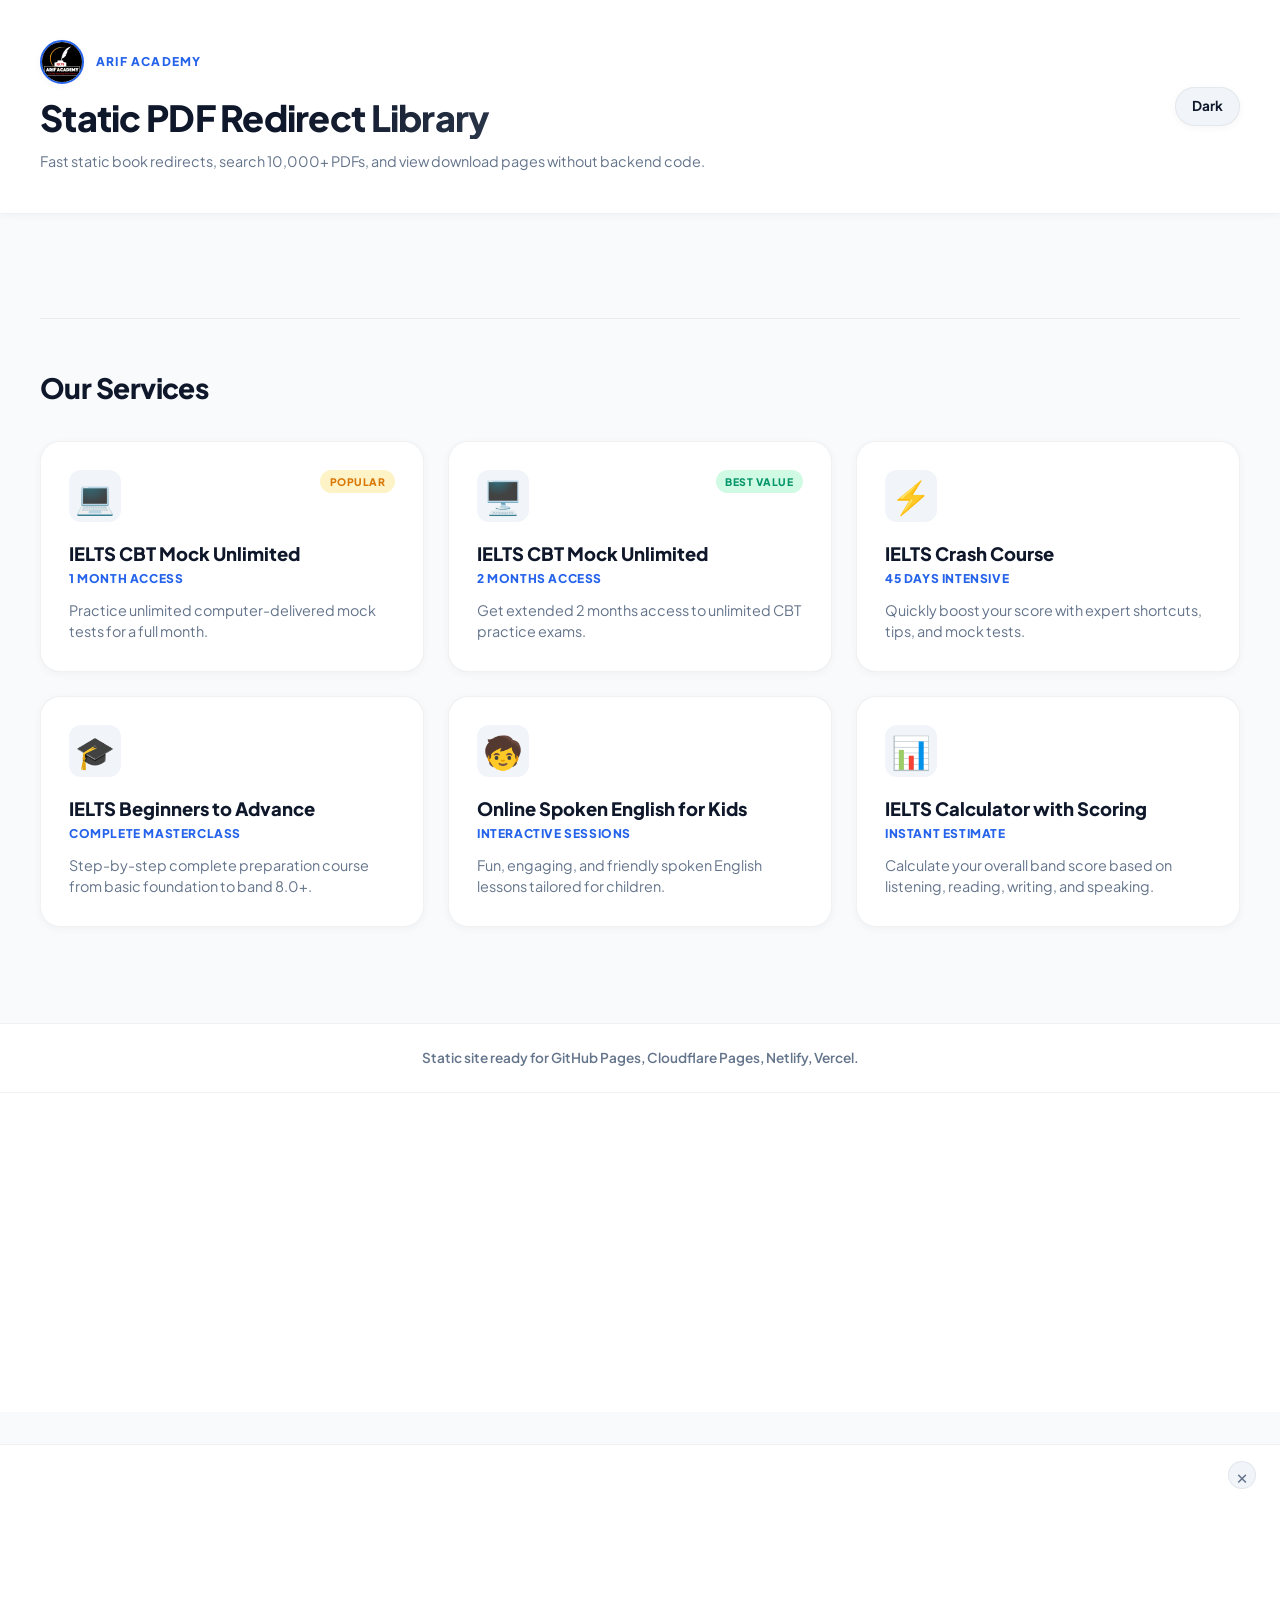
<file: index.html>
<!DOCTYPE html>
<html lang="en">
<head>
  <meta charset="UTF-8" />
  <meta name="viewport" content="width=device-width, initial-scale=1.0" />
  <title>Book Library • Arif Academy</title>
  <meta name="description" content="Browse 10,000+ books and redirects from a fast static library. Search and open the PDF redirect pages instantly." />
  <link rel="canonical" href="https://arifacademy.com/book/" />
  <meta property="og:title" content="Book Library • Arif Academy" />
  <meta property="og:description" content="Browse 10,000+ books and redirects from a fast static library. Search and open the PDF redirect pages instantly." />
  <meta property="og:type" content="website" />
  <meta property="og:url" content="https://arifacademy.com/book/" />
  <meta property="og:image" content="assets/images/og-preview.svg" />
  <meta name="twitter:card" content="summary_large_image" />
  <meta name="twitter:title" content="Book Library • Arif Academy" />
  <meta name="twitter:description" content="Browse 10,000+ books and redirects from a fast static library. Search and open the PDF redirect pages instantly." />
  <meta name="theme-color" content="#0f172a" />
  <link rel="manifest" href="manifest.webmanifest" />
  <link rel="stylesheet" href="assets/css/styles.css" />
</head>
<body class="page-shell" data-theme="light">
  <div class="page-shell__layout">
    <header class="hero-panel">
      <div>
        <div class="hero-panel__info">
          <div style="display: flex; align-items: center; gap: 0.75rem; margin-bottom: 0.5rem;">
            <img src="assets/logo.jpg" alt="Arif Academy Logo" style="width: 44px; height: 44px; border-radius: 50%; object-fit: cover; border: 2px solid var(--accent); box-shadow: var(--shadow-sm);" />
            <p class="eyebrow" style="margin: 0;">Arif Academy</p>
          </div>
          <h1>Static PDF Redirect Library</h1>
          <p class="hero-copy">Fast static book redirects, search 10,000+ PDFs, and view download pages without backend code.</p>
        </div>
        <button class="theme-toggle" id="themeToggle" aria-label="Toggle dark mode">Dark</button>
      </div>
    </header>


    <main class="container">
      <section class="cards-grid" id="booksGrid" aria-live="polite"></section>

      <!-- Our Services Section -->
      <section class="services-section">
        <h2 class="services-title">Our Services</h2>
        <div class="services-grid">
          <div class="service-card">
            <div class="service-icon">💻</div>
            <div class="service-content">
              <h3>IELTS CBT Mock Unlimited</h3>
              <p class="service-tag">1 Month Access</p>
              <p class="service-desc">Practice unlimited computer-delivered mock tests for a full month.</p>
            </div>
            <span class="service-badge">Popular</span>
          </div>

          <div class="service-card">
            <div class="service-icon">🖥️</div>
            <div class="service-content">
              <h3>IELTS CBT Mock Unlimited</h3>
              <p class="service-tag">2 Months Access</p>
              <p class="service-desc">Get extended 2 months access to unlimited CBT practice exams.</p>
            </div>
            <span class="service-badge success">Best Value</span>
          </div>

          <div class="service-card">
            <div class="service-icon">⚡</div>
            <div class="service-content">
              <h3>IELTS Crash Course</h3>
              <p class="service-tag">45 Days Intensive</p>
              <p class="service-desc">Quickly boost your score with expert shortcuts, tips, and mock tests.</p>
            </div>
          </div>

          <div class="service-card">
            <div class="service-icon">🎓</div>
            <div class="service-content">
              <h3>IELTS Beginners to Advance</h3>
              <p class="service-tag">Complete Masterclass</p>
              <p class="service-desc">Step-by-step complete preparation course from basic foundation to band 8.0+.</p>
            </div>
          </div>

          <div class="service-card">
            <div class="service-icon">🧒</div>
            <div class="service-content">
              <h3>Online Spoken English for Kids</h3>
              <p class="service-tag">Interactive Sessions</p>
              <p class="service-desc">Fun, engaging, and friendly spoken English lessons tailored for children.</p>
            </div>
          </div>

          <div class="service-card">
            <div class="service-icon">📊</div>
            <div class="service-content">
              <h3>IELTS Calculator with Scoring</h3>
              <p class="service-tag">Instant Estimate</p>
              <p class="service-desc">Calculate your overall band score based on listening, reading, writing, and speaking.</p>
            </div>
          </div>
        </div>
      </section>
    </main>
  </div>

  
  <footer class="site-footer">
    <p>Static site ready for GitHub Pages, Cloudflare Pages, Netlify, Vercel.</p>
  </footer>

  <div class="footer-bottom-ad">
    <script>
      atOptions = {
        'key' : '6a5e0070b9078b481fecca8c6f34f9bd',
        'format' : 'iframe',
        'height' : 300,
        'width' : 160,
        'params' : {}
      };
    </script>
    <script src="https://www.highperformanceformat.com/6a5e0070b9078b481fecca8c6f34f9bd/invoke.js"></script>
  </div>

  <div class="ads-wrapper">
    <button class="ads-close-btn" id="closeAdsBtn" aria-label="Close advertisements">&times;</button>
    <div class="ad-slot-600">
      <script>
        atOptions = {
          'key' : '5ec13601c1f42f3d768fe4d2de53aab6',
          'format' : 'iframe',
          'height' : 600,
          'width' : 160,
          'params' : {}
        };
      </script>
      <script src="https://www.highperformanceformat.com/5ec13601c1f42f3d768fe4d2de53aab6/invoke.js"></script>
    </div>
  </div>

  <script type="module" src="assets/js/index.js"></script>
</body>
</html>
</file>
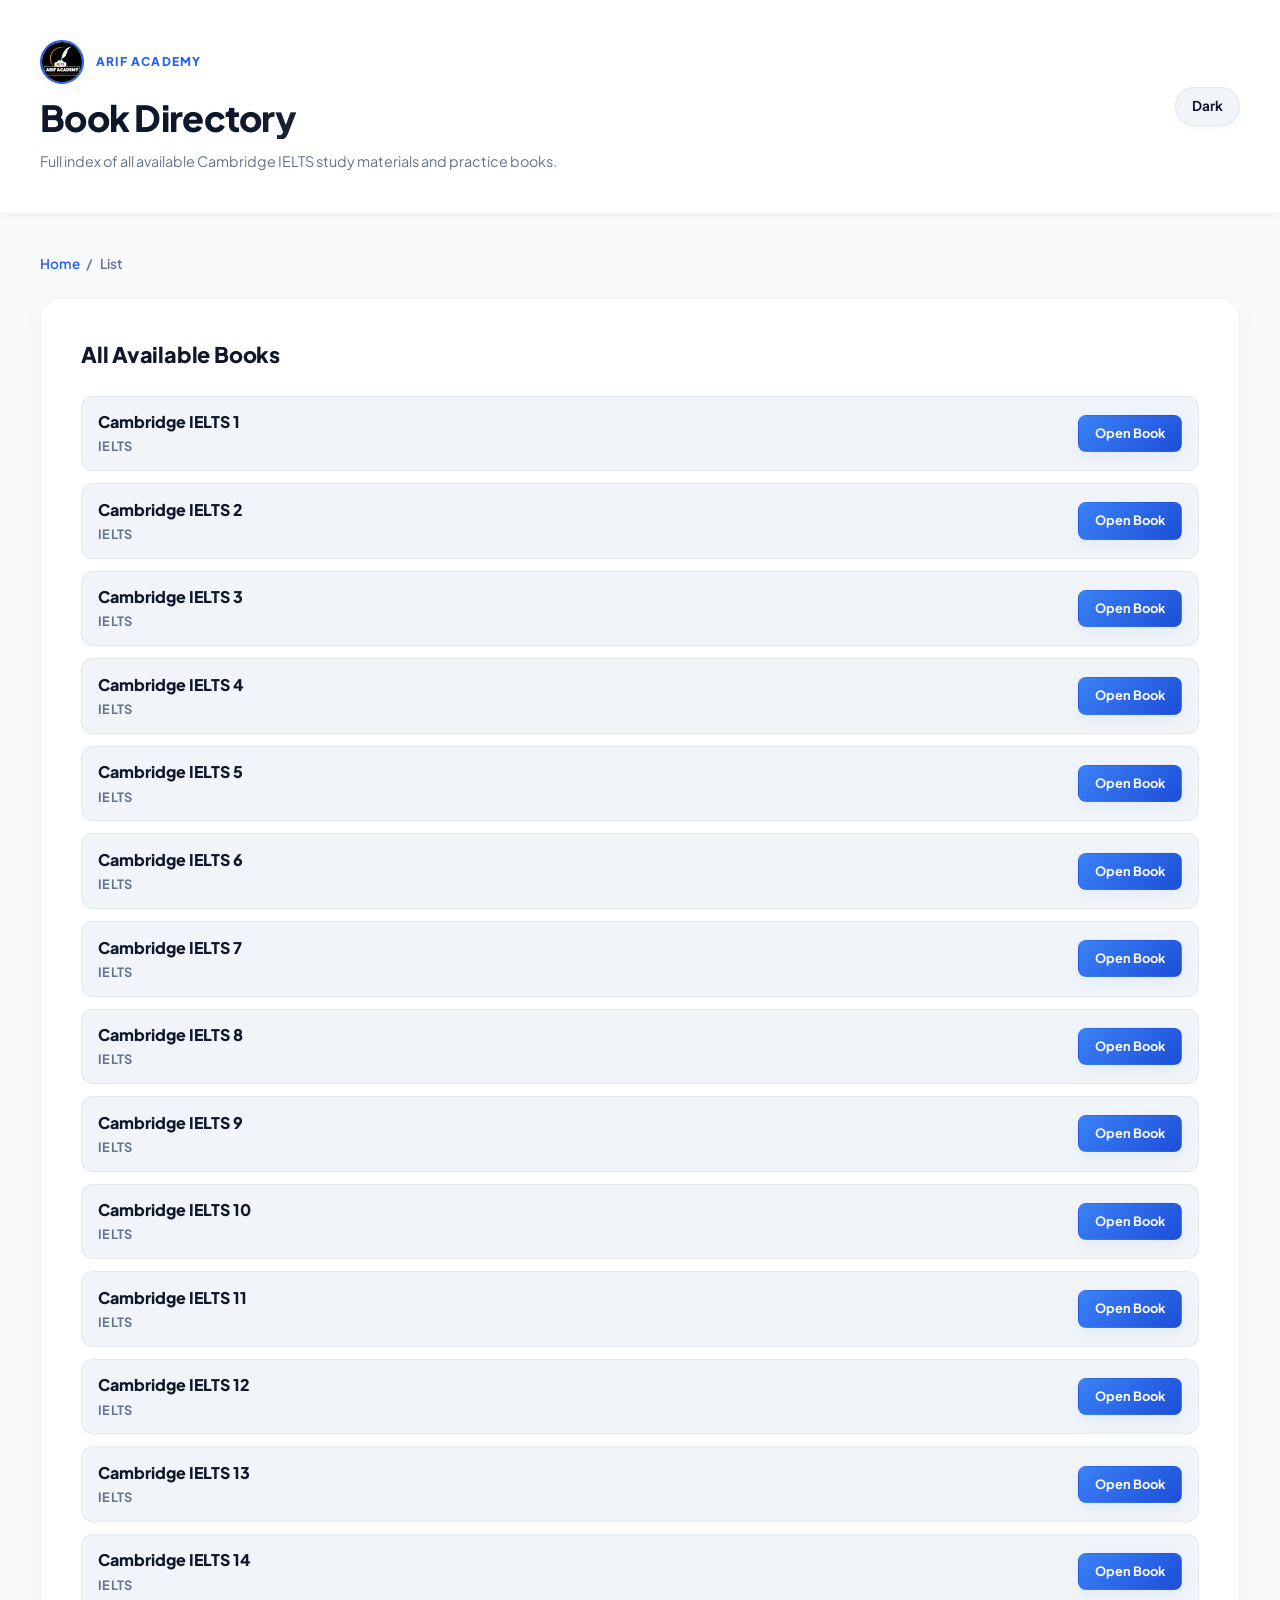
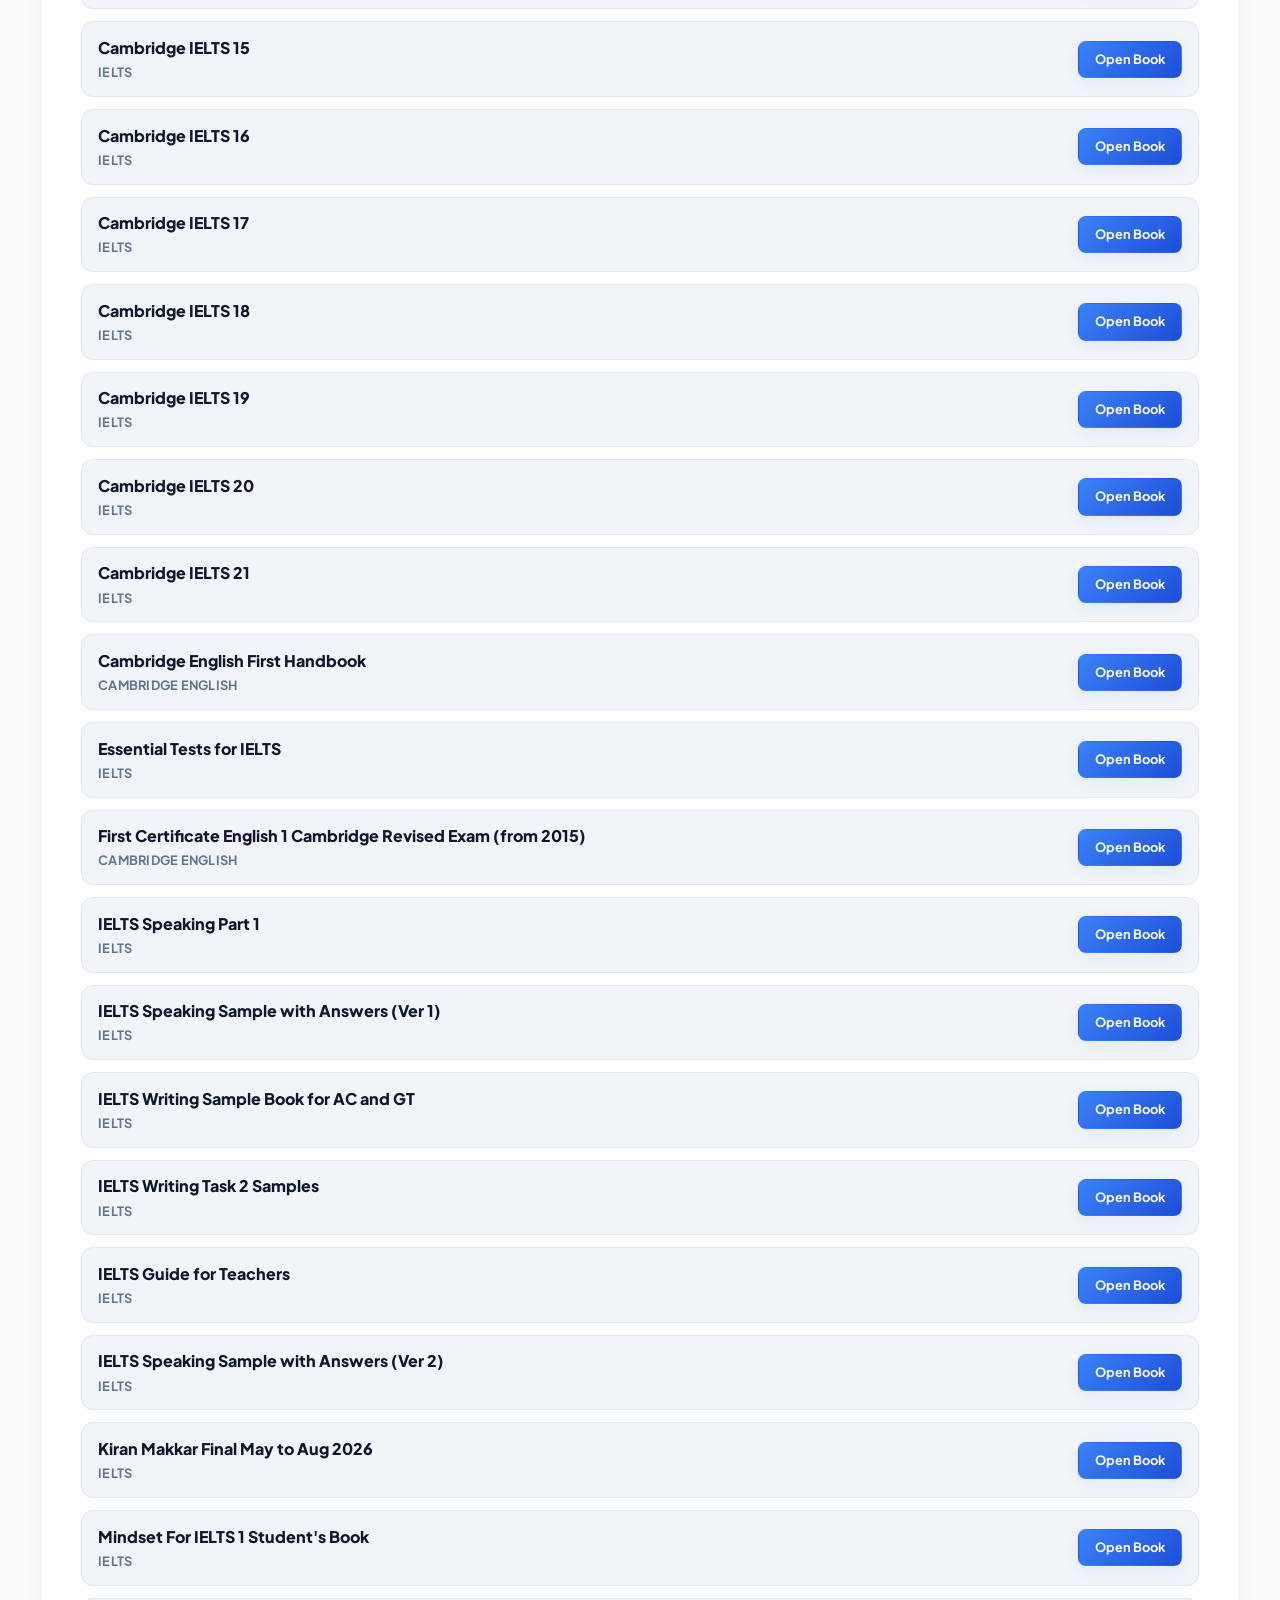
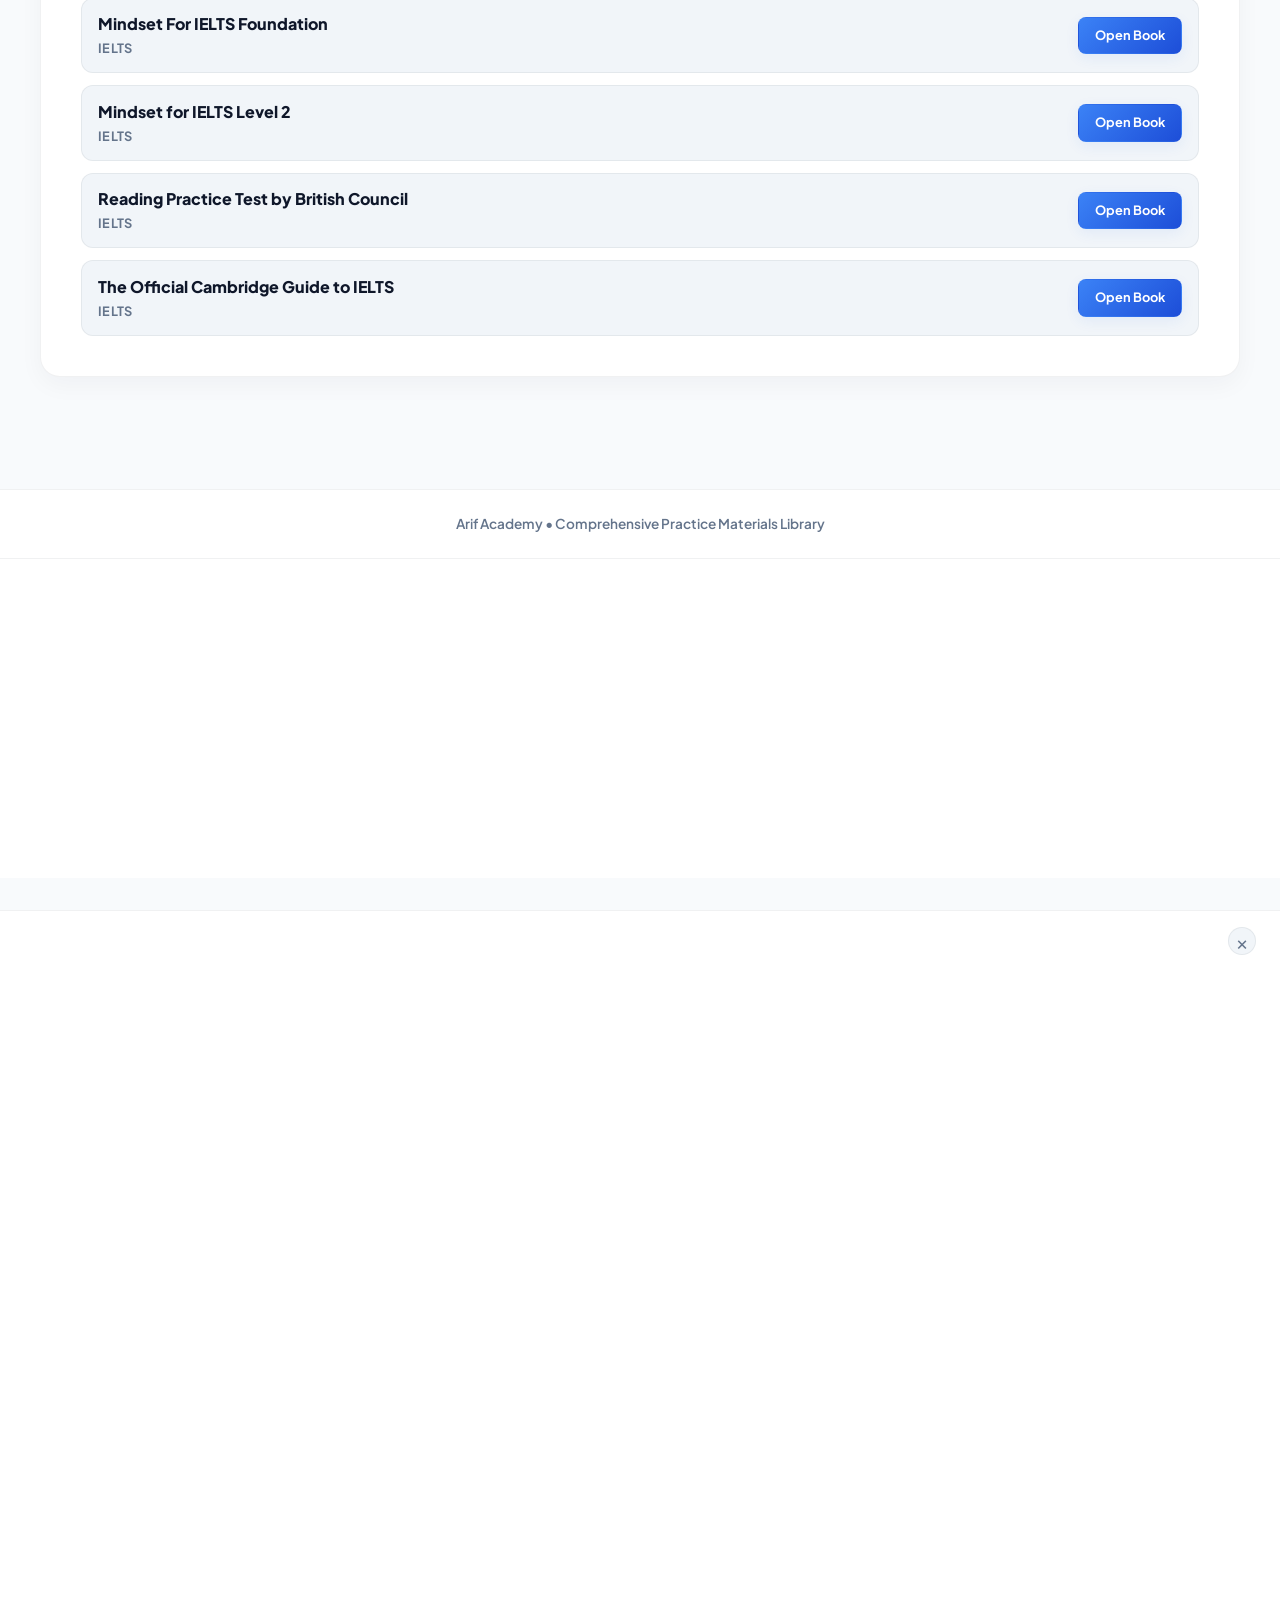
<file: list/index.html>
<!DOCTYPE html>
<html lang="en">
<head>
  <meta charset="UTF-8" />
  <meta name="viewport" content="width=device-width, initial-scale=1.0" />
  <title>All Books List • Arif Academy</title>
  <meta name="description" content="View the complete list of available books in the Arif Academy library." />
  <link rel="stylesheet" href="../assets/css/styles.css" />
</head>
<body class="page-shell" data-theme="light">
  <div class="page-shell__layout">
    <header class="hero-panel hero-panel--small">
      <div>
        <div class="hero-panel__info">
          <div style="display: flex; align-items: center; gap: 0.75rem; margin-bottom: 0.5rem;">
            <img src="../assets/logo.jpg" alt="Arif Academy Logo" style="width: 44px; height: 44px; border-radius: 50%; object-fit: cover; border: 2px solid var(--accent); box-shadow: var(--shadow-sm);" />
            <p class="eyebrow" style="margin: 0;">Arif Academy</p>
          </div>
          <h1>Book Directory</h1>
          <p class="hero-copy">Full index of all available Cambridge IELTS study materials and practice books.</p>
        </div>
        <button class="theme-toggle" id="themeToggle" aria-label="Toggle dark mode">Dark</button>
      </div>
    </header>


    <main class="container">
      <nav class="breadcrumb" aria-label="Breadcrumb">
        <a href="../Index.html">Home</a>
        <span aria-hidden="true">/</span>
        <span>List</span>
      </nav>

      <section class="book-card" style="box-shadow: var(--shadow-md);">
        <h2 style="font-size: 1.35rem; font-weight: 800; margin-bottom: 1.5rem; letter-spacing: -0.01em;">All Available Books</h2>
        <ul id="bookListContainer" style="list-style: none; display: flex; flex-direction: column; gap: 0.75rem;">
          <!-- List elements will be populated dynamically -->
        </ul>
      </section>
    </main>
  </div>


  <footer class="site-footer">
    <p>Arif Academy • Comprehensive Practice Materials Library</p>
  </footer>

  <div class="footer-bottom-ad">
    <script>
      atOptions = {
        'key' : '6a5e0070b9078b481fecca8c6f34f9bd',
        'format' : 'iframe',
        'height' : 300,
        'width' : 160,
        'params' : {}
      };
    </script>
    <script src="https://www.highperformanceformat.com/6a5e0070b9078b481fecca8c6f34f9bd/invoke.js"></script>
  </div>

  <div class="ads-wrapper">
    <button class="ads-close-btn" id="closeAdsBtn" aria-label="Close advertisements">&times;</button>
    <div class="ad-slot-600">
      <script>
        atOptions = {
          'key' : '5ec13601c1f42f3d768fe4d2de53aab6',
          'format' : 'iframe',
          'height' : 600,
          'width' : 160,
          'params' : {}
        };
      </script>
      <script src="https://www.highperformanceformat.com/5ec13601c1f42f3d768fe4d2de53aab6/invoke.js"></script>
    </div>
  </div>

  <script type="module">
    import { registerServiceWorker } from '../assets/js/pwa.js';

    const listContainer = document.getElementById('bookListContainer');
    const themeToggle = document.getElementById('themeToggle');
    let activeTheme = localStorage.getItem('theme') || 'light';
    let showAds = localStorage.getItem('show-ads') !== 'false';

    function setTheme(theme) {
      document.body.dataset.theme = theme;
      themeToggle.textContent = theme === 'dark' ? 'Light' : 'Dark';
      localStorage.setItem('theme', theme);
    }

    function setAdsState(state) {
      showAds = state;
      localStorage.setItem('show-ads', showAds ? 'true' : 'false');
      applyAdSettings();
    }

    function applyAdSettings() {
      const adElements = document.querySelectorAll('.ads-wrapper, .book-sidebar-banner');
      adElements.forEach(el => {
        el.style.display = showAds ? '' : 'none';
      });
      const pageLayout = document.querySelector('.book-page-layout');
      if (pageLayout) {
        if (showAds) {
          pageLayout.classList.remove('no-ads-layout');
        } else {
          pageLayout.classList.add('no-ads-layout');
        }
      }
    }

    setTheme(activeTheme);
    themeToggle.addEventListener('click', () => {
      activeTheme = activeTheme === 'dark' ? 'light' : 'dark';
      setTheme(activeTheme);
    });

    setAdsState(showAds);

    const closeAdsBtn = document.getElementById('closeAdsBtn');
    if (closeAdsBtn) {
      closeAdsBtn.addEventListener('click', () => {
        setAdsState(false);
      });
    }

    window.addEventListener('storage', (event) => {
      if (event.key === 'show-ads') {
        const newState = localStorage.getItem('show-ads') !== 'false';
        setAdsState(newState);
      }
    });

    async function loadList() {
      try {
        const response = await fetch('../data/book.json');
        if (!response.ok) throw new Error('Books data not found');
        const books = await response.json();
        
        listContainer.innerHTML = Object.entries(books).map(([key, book]) => `
          <li style="border: 1px solid var(--border); padding: 0.85rem 1rem; border-radius: 12px; background: var(--surface-strong); display: flex; justify-content: space-between; align-items: center; transition: var(--transition);">
            <div style="display: flex; flex-direction: column; gap: 0.2rem; text-align: left;">
              <span style="font-weight: 800; font-size: 1rem; color: var(--text);">${book.title}</span>
              <span style="font-size: 0.8rem; color: var(--text-muted); font-weight: 700; text-transform: uppercase; letter-spacing: 0.02em;">${book.category || 'IELTS'}</span>
            </div>
            <a href="../cambridge-ielts/?book=${encodeURIComponent(key)}" class="button button-primary" style="padding: 0.5rem 1rem; font-size: 0.8rem; border-radius: 8px; font-weight: 700;">Open Book</a>
          </li>
        `).join('');
      } catch (error) {
        console.error(error);
        listContainer.innerHTML = '<li style="color: var(--text-muted);">Failed to load book directory.</li>';
      }
    }

    loadList();
    registerServiceWorker();
  </script>
</body>
</html>
</file>
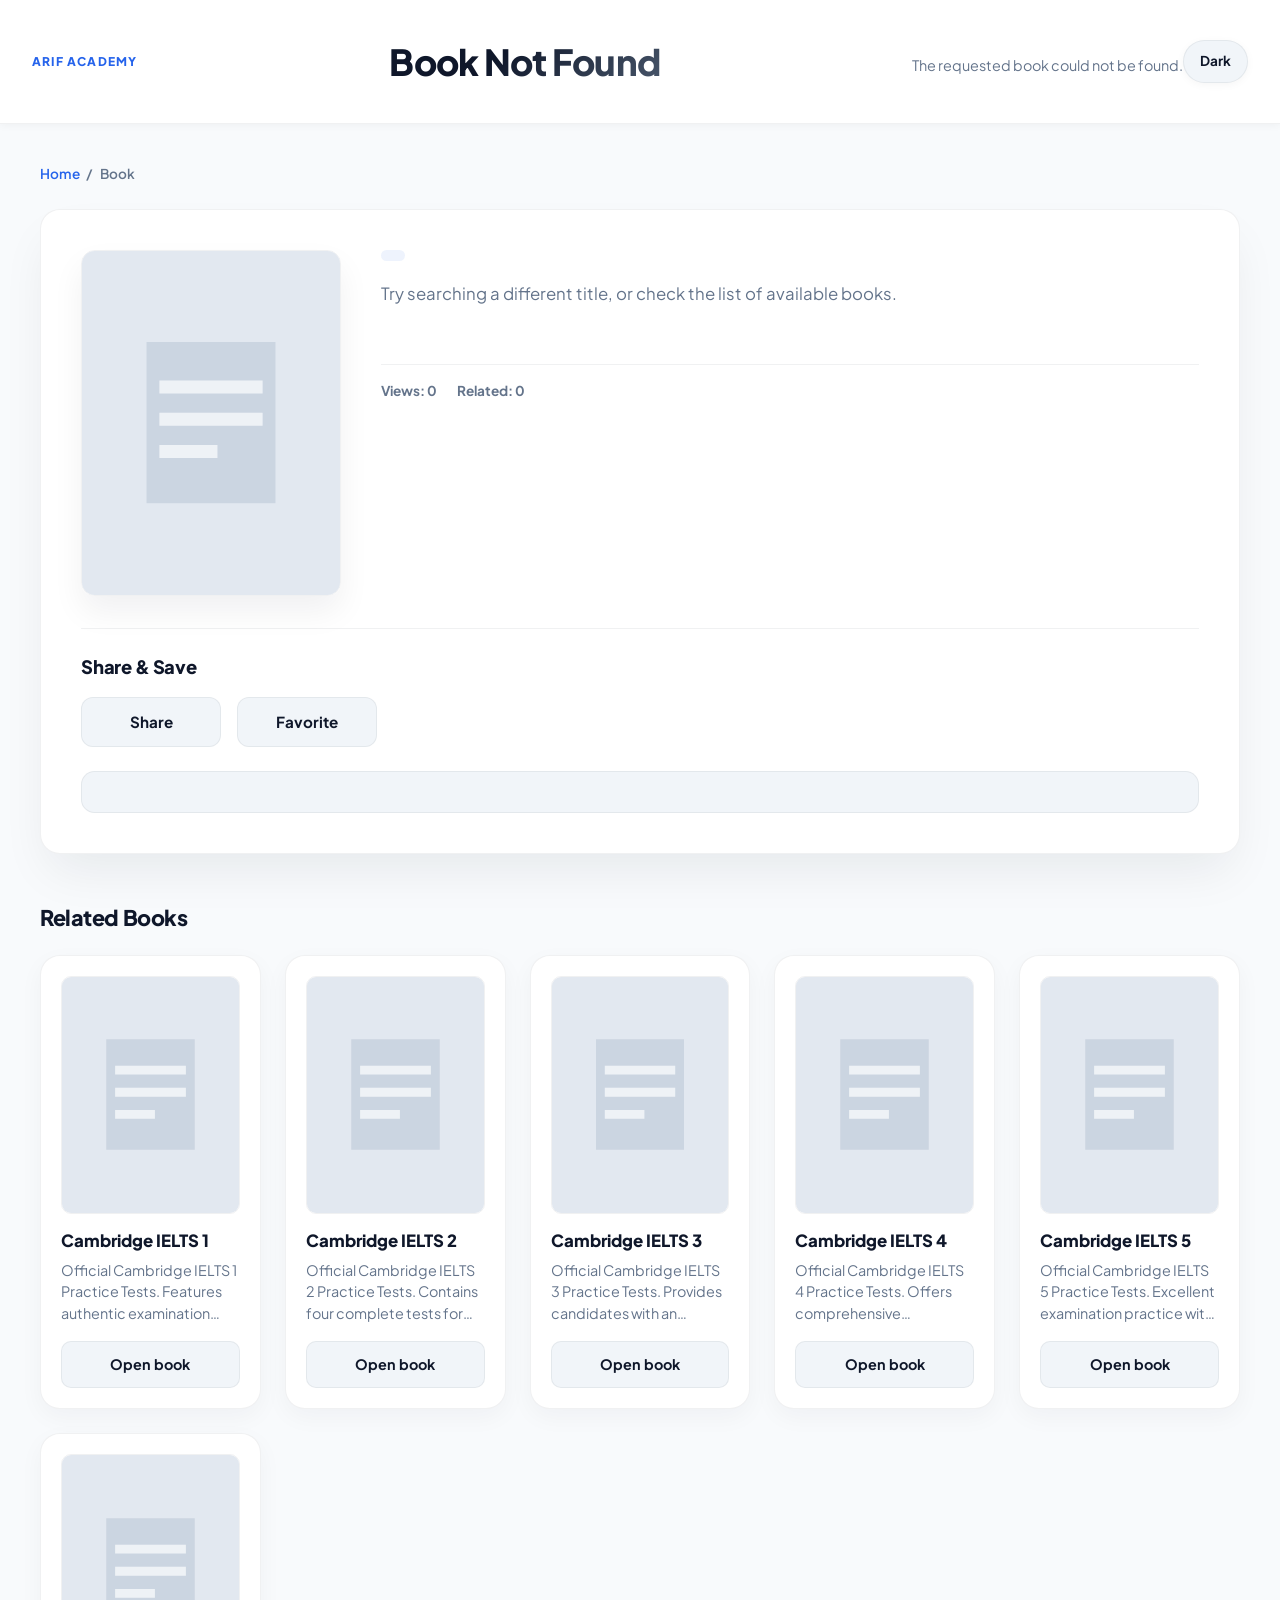
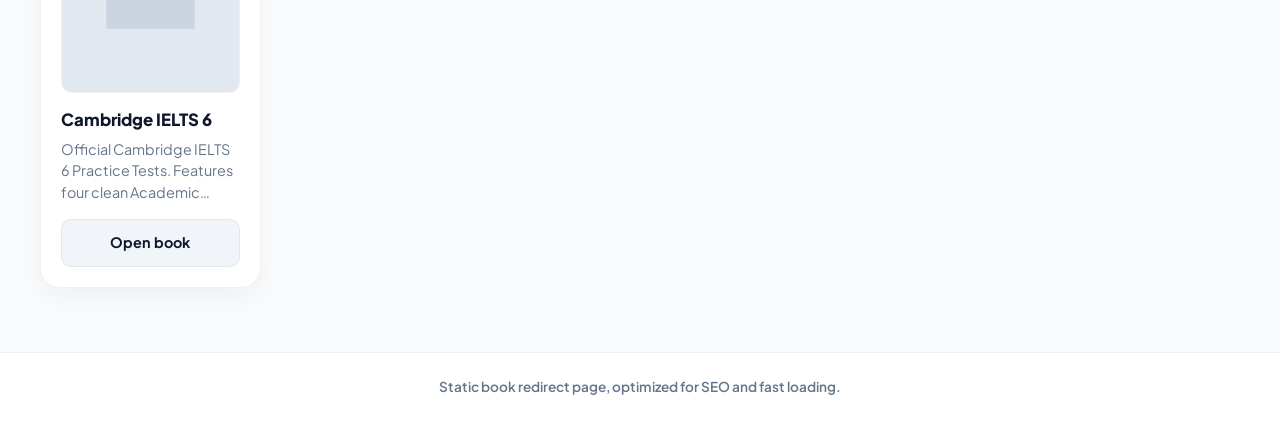
<file: ArifAcademy.html>
<!DOCTYPE html>
<html lang="en">
<head>
  <meta charset="UTF-8" />
  <meta name="viewport" content="width=device-width, initial-scale=1.0" />
  <title id="pageTitle">Book Details • Arif Academy</title>
  <meta name="description" id="metaDescription" content="Open a PDF redirect page with full book details." />
  <link rel="canonical" id="canonicalLink" href="https://arifacademy.com/book/" />
  <meta property="og:title" id="ogTitle" content="Book Details • Arif Academy" />
  <meta property="og:description" id="ogDescription" content="Open a PDF redirect page with full book details." />
  <meta property="og:type" content="article" />
  <meta property="og:url" id="ogUrl" content="https://arifacademy.com/book/book.html" />
  <meta property="og:image" id="ogImage" content="assets/images/og-preview.svg" />
  <meta name="twitter:card" content="summary_large_image" />
  <meta name="twitter:title" id="twitterTitle" content="Book Details • Arif Academy" />
  <meta name="twitter:description" id="twitterDescription" content="Open a PDF redirect page with full book details." />
  <meta name="theme-color" content="#0f172a" />
  <link rel="manifest" href="manifest.webmanifest" />
  <link rel="stylesheet" href="assets/css/styles.css" />
</head>
<body class="page-shell" data-theme="light">
  <div class="page-shell__layout">
    <header class="hero-panel hero-panel--small">
      <div>
        <p class="eyebrow">Arif Academy</p>
        <h1 id="bookTitle">Loading book...</h1>
        <p id="bookTagline" class="hero-copy">Arif Academy PDF redirect page for every book.</p>
      </div>
      <button class="theme-toggle" id="themeToggle" aria-label="Toggle dark mode">Dark</button>
    </header>

    <main class="container">
      <nav class="breadcrumb" aria-label="Breadcrumb">
        <a href="index.html">Home</a>
        <span aria-hidden="true">/</span>
        <span id="breadcrumbBook">Book</span>
      </nav>

      <article class="book-card" id="bookDetail" aria-busy="true">
        <div class="book-hero">
          <img id="bookImage" class="book-cover" src="assets/images/placeholder.svg" alt="Book cover" loading="lazy" />
          <div class="book-meta">
            <p class="book-category" id="bookCategory">Category</p>
            <p class="book-description" id="bookDescription">Description will appear here.</p>
            <div class="action-row">
              <a id="downloadButton" class="button button-primary" href="#" target="_blank" rel="noopener noreferrer">Download PDF</a>
              <button id="copyLinkButton" class="button button-secondary" type="button">Copy Link</button>
            </div>
            <div class="book-stats">
              <span id="viewsCount">Views: 0</span>
              <span id="relatedCount">Related: 0</span>
            </div>
          </div>
        </div>

        <section class="extra-actions">
          <h2>Share & Save</h2>
          <div class="action-grid">
            <button class="button button-secondary" id="shareButton">Share</button>
            <button class="button button-secondary" id="favoriteButton">Favorite</button>
          </div>
        </section>

        <section class="book-description-panel" id="bookExtra"></section>
      </article>

      <section class="related-shell" id="relatedBooksSection">
        <h2>Related Books</h2>
        <div class="cards-grid" id="relatedBooksGrid"></div>
      </section>
    </main>
  </div>

  <footer class="site-footer">
    <p>Static book redirect page, optimized for SEO and fast loading.</p>
  </footer>

  <script type="module" src="assets/js/book.js"></script>
</body>
</html>
</file>
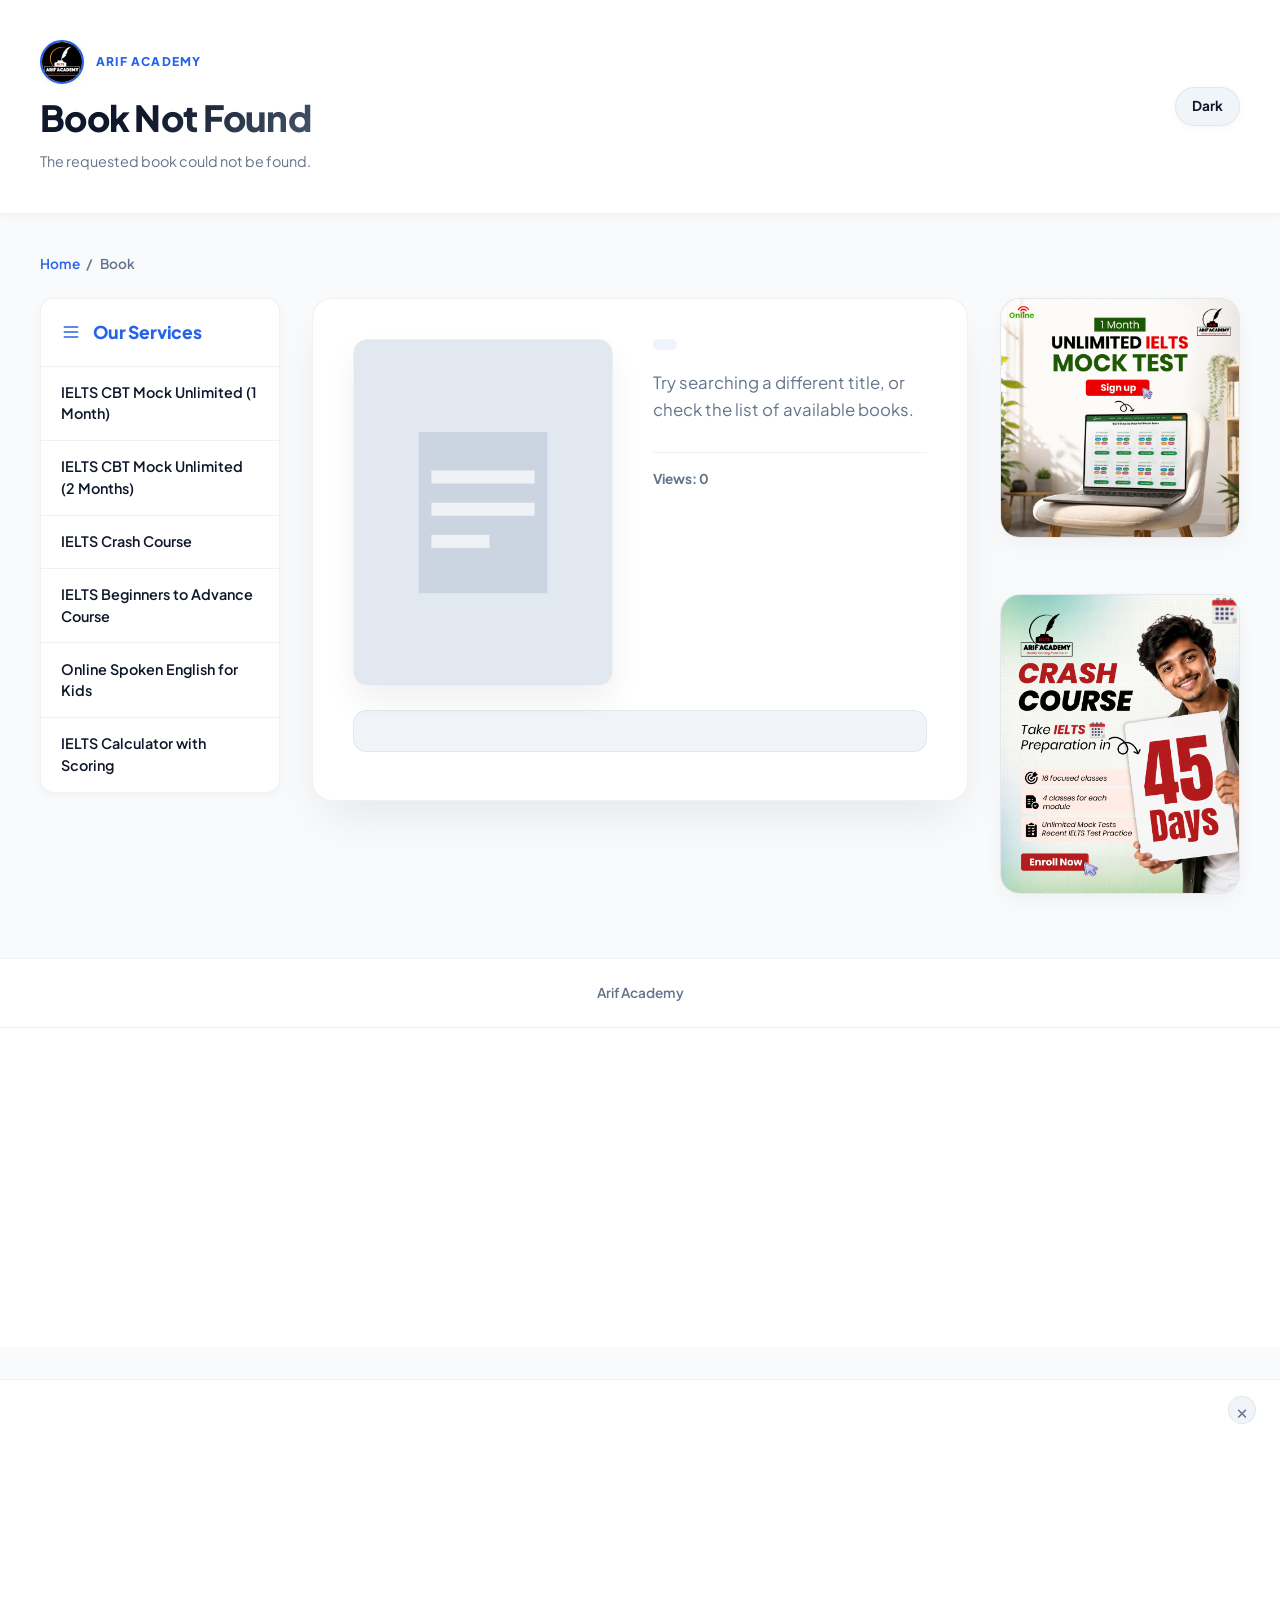
<file: book.html>
<!DOCTYPE html>
<html lang="en">
<head>
  <meta charset="UTF-8" />
  <meta name="viewport" content="width=device-width, initial-scale=1.0" />
  <title id="pageTitle">Book Details • Arif Academy</title>
  <meta name="description" id="metaDescription" content="Open a PDF redirect page with full book details." />
  <link rel="canonical" id="canonicalLink" href="https://arifacademy.com/book/" />
  <meta property="og:title" id="ogTitle" content="Book Details • Arif Academy" />
  <meta property="og:description" id="ogDescription" content="Open a PDF redirect page with full book details." />
  <meta property="og:type" content="article" />
  <meta property="og:url" id="ogUrl" content="https://arifacademy.com/book/book.html" />
  <meta property="og:image" id="ogImage" content="assets/images/og-preview.svg" />
  <meta name="twitter:card" content="summary_large_image" />
  <meta name="twitter:title" id="twitterTitle" content="Book Details • Arif Academy" />
  <meta name="twitter:description" id="twitterDescription" content="Open a PDF redirect page with full book details." />
  <meta name="theme-color" content="#0f172a" />
  <link rel="manifest" href="manifest.webmanifest" />
  <link rel="stylesheet" href="assets/css/styles.css" />
</head>
<body class="page-shell" data-theme="light">
  <div class="page-shell__layout">
    <header class="hero-panel hero-panel--small">
      <div>
        <div class="hero-panel__info">
          <div style="display: flex; align-items: center; gap: 0.75rem; margin-bottom: 0.5rem;">
            <img src="assets/logo.jpg" alt="Arif Academy Logo" style="width: 44px; height: 44px; border-radius: 50%; object-fit: cover; border: 2px solid var(--accent); box-shadow: var(--shadow-sm);" />
            <p class="eyebrow" style="margin: 0;">Arif Academy</p>
          </div>
          <h1 id="bookTitle">Loading book...</h1>
          <p id="bookTagline" class="hero-copy">Arif Academy PDF redirect page for every book.</p>
        </div>
        <button class="theme-toggle" id="themeToggle" aria-label="Toggle dark mode">Dark</button>
      </div>
    </header>


    <main class="container">
      <nav class="breadcrumb" aria-label="Breadcrumb">
        <a href="index.html">Home</a>
        <span aria-hidden="true">/</span>
        <span id="breadcrumbBook">Book</span>
      </nav>

      <div class="book-page-layout">
        <!-- Left Sidebar Banner (Our Services) -->
        <div class="book-sidebar-banner left">
          <!-- Our Services Sidebar Card -->
          <div class="services-sidebar-card" style="margin-top: 0;">
            <div class="services-sidebar-header">
              <svg fill="none" stroke="currentColor" stroke-width="2" viewBox="0 0 24 24" xmlns="http://www.w3.org/2000/svg">
                <path stroke-linecap="round" stroke-linejoin="round" d="M4 6h16M4 12h16M4 18h16"></path>
              </svg>
              <h3>Our Services</h3>
            </div>
            <ul class="services-sidebar-list">
              <li>IELTS CBT Mock Unlimited (1 Month)</li>
              <li>IELTS CBT Mock Unlimited (2 Months)</li>
              <li>IELTS Crash Course</li>
              <li>IELTS Beginners to Advance Course</li>
              <li>Online Spoken English for Kids</li>
              <li>IELTS Calculator with Scoring</li>
            </ul>
          </div>
        </div>

        <!-- Main Book Content -->
        <article class="book-card" id="bookDetail" aria-busy="true">
          <div class="book-hero">
            <img id="bookImage" class="book-cover" src="assets/images/placeholder.svg" alt="Book cover" loading="lazy" />
            <div class="book-meta">
              <p class="book-category" id="bookCategory">Category</p>
              <p class="book-description" id="bookDescription">Description will appear here.</p>
              <div class="book-stats">
                <span id="viewsCount">Views: 0</span>
              </div>
            </div>
          </div>

          <section class="book-description-panel" id="bookExtra"></section>
          <div class="action-row">
            <a id="downloadButton" class="button button-primary" href="#" target="_blank" rel="noopener noreferrer">Preview PDF</a>
            <button id="copyLinkButton" class="button button-secondary" type="button">Copy Link</button>
          </div>
        </article>

        <!-- IELTS Mock Test Banner -->
        <div class="book-sidebar-banner promo-banner-wrapper mock-test">
          <a href="#" class="promo-banner-card" aria-label="IELTS Mock Test">
            <img src="assets/ielts-mock-test.webp" alt="IELTS Mock Test" loading="lazy" />
          </a>
        </div>

        <!-- Online IELTS Crash Course Banner -->
        <div class="book-sidebar-banner promo-banner-wrapper crash-course">
          <a href="#" class="promo-banner-card" aria-label="Online IELTS Crash Course">
            <img src="assets/online-ielts-crash-course.webp" alt="Online IELTS Crash Course" loading="lazy" />
          </a>
        </div>
      </div>
    </main>
  </div>


  <footer class="site-footer">
    <p>Arif Academy</p>
  </footer>

  <div class="footer-bottom-ad">
    <script>
      atOptions = {
        'key' : '6a5e0070b9078b481fecca8c6f34f9bd',
        'format' : 'iframe',
        'height' : 300,
        'width' : 160,
        'params' : {}
      };
    </script>
    <script src="https://www.highperformanceformat.com/6a5e0070b9078b481fecca8c6f34f9bd/invoke.js"></script>
  </div>

  <div class="ads-wrapper">
    <button class="ads-close-btn" id="closeAdsBtn" aria-label="Close advertisements">&times;</button>
    <div class="ad-slot-600">
      <script>
        atOptions = {
          'key' : '5ec13601c1f42f3d768fe4d2de53aab6',
          'format' : 'iframe',
          'height' : 600,
          'width' : 160,
          'params' : {}
        };
      </script>
      <script src="https://www.highperformanceformat.com/5ec13601c1f42f3d768fe4d2de53aab6/invoke.js"></script>
    </div>
  </div>

  <script type="module" src="assets/js/book.js"></script>
</body>
</html>
</file>
<file: assets/css/styles.css>
@import url('https://fonts.googleapis.com/css2?family=Plus+Jakarta+Sans:wght@300;400;500;600;700;800&display=swap');

:root {
  color-scheme: light dark;
  font-family: 'Plus Jakarta Sans', -apple-system, BlinkMacSystemFont, "Segoe UI", Roboto, Helvetica, Arial, sans-serif;
  background: #f8fafc;
  color: #0f172a;
  
  --bg: #f8fafc;
  --surface: #ffffff;
  --surface-strong: #f1f5f9;
  --surface-muted: #e2e8f0;
  --text: #0f172a;
  --text-muted: #64748b;
  --muted: #475569;
  --border: rgba(15, 23, 42, 0.06);
  --accent: #2563eb;
  --accent-gradient: linear-gradient(135deg, #3b82f6 0%, #1d4ed8 100%);
  --accent-strong: #1d4ed8;
  --accent-light: rgba(37, 99, 235, 0.08);
  
  --shadow-sm: 0 2px 8px rgba(0, 0, 0, 0.04);
  --shadow-md: 0 8px 24px rgba(15, 23, 42, 0.04);
  --shadow-lg: 0 16px 32px rgba(15, 23, 42, 0.06);
  --shadow-premium: 0 24px 50px -10px rgba(15, 23, 42, 0.08);
  --radius-lg: 1.25rem;
  --radius-md: 0.85rem;
  --transition: all 0.25s cubic-bezier(0.4, 0, 0.2, 1);
}

[data-theme="dark"] {
  background: #090d16;
  color: #f3f4f6;
  
  --bg: #090d16;
  --surface: #111726;
  --surface-strong: #182032;
  --surface-muted: #222d44;
  --text: #f3f4f6;
  --text-muted: #9ca3af;
  --muted: #9ca3af;
  --border: rgba(255, 255, 255, 0.05);
  --accent: #60a5fa;
  --accent-gradient: linear-gradient(135deg, #60a5fa 0%, #3b82f6 100%);
  --accent-strong: #3b82f6;
  --accent-light: rgba(96, 165, 250, 0.12);
  
  --shadow-sm: 0 2px 8px rgba(0, 0, 0, 0.2);
  --shadow-md: 0 8px 24px rgba(0, 0, 0, 0.3);
  --shadow-lg: 0 16px 32px rgba(0, 0, 0, 0.4);
  --shadow-premium: 0 24px 50px -10px rgba(0, 0, 0, 0.45);
}

* {
  box-sizing: border-box;
  margin: 0;
  padding: 0;
  -webkit-tap-highlight-color: transparent;
}

html, body {
  min-height: 100%;
  background: var(--bg);
  color: var(--text);
  scroll-behavior: smooth;
}

body {
  line-height: 1.5;
  -webkit-font-smoothing: antialiased;
  -moz-osx-font-smoothing: grayscale;
}

img {
  max-width: 100%;
  display: block;
  height: auto;
}

a {
  color: inherit;
  text-decoration: none;
  transition: var(--transition);
}

button, input {
  font: inherit;
  background: none;
  border: none;
  outline: none;
}

button {
  cursor: pointer;
}

/* Layout Container */
.page-shell__layout {
  display: grid;
  min-height: 100vh;
  grid-template-rows: auto 1fr auto;
}

/* Modern Sticky Header */
.hero-panel {
  position: relative;
  background: var(--surface);
  border-bottom: 1px solid var(--border);
  padding: 1.5rem 1rem;
  box-shadow: var(--shadow-sm);
  display: flex;
  justify-content: center;
  z-index: 10;
}

.hero-panel > div {
  max-width: 1200px;
  width: 100%;
  display: flex;
  justify-content: space-between;
  align-items: center;
  gap: 1.5rem;
}

.hero-panel__info {
  display: flex;
  flex-direction: column;
  gap: 0.25rem;
}

.eyebrow {
  text-transform: uppercase;
  letter-spacing: 0.1em;
  color: var(--accent);
  font-weight: 800;
  font-size: 0.75rem;
}

h1 {
  font-size: 1.5rem;
  font-weight: 800;
  letter-spacing: -0.02em;
  background: linear-gradient(135deg, var(--text) 40%, var(--muted) 100%);
  -webkit-background-clip: text;
  -webkit-text-fill-color: transparent;
  line-height: 1.2;
}

.hero-copy {
  display: none; /* Hide tagline in main header on mobile for clean look */
  color: var(--text-muted);
  font-size: 0.9rem;
}

@media (min-width: 768px) {
  .hero-panel {
    padding: 2.5rem 2rem;
  }
  h1 {
    font-size: 2.25rem;
  }
  .hero-copy {
    display: block;
    margin-top: 0.5rem;
  }
}

/* Theme Toggle */
.theme-toggle {
  background: var(--surface-strong);
  border: 1px solid var(--border);
  padding: 0.5rem 1rem;
  border-radius: 999px;
  font-weight: 700;
  font-size: 0.85rem;
  color: var(--text);
  box-shadow: var(--shadow-sm);
  transition: var(--transition);
  white-space: nowrap;
}

.theme-toggle:hover {
  background: var(--surface-muted);
  transform: translateY(-1px);
}

.theme-toggle:active {
  transform: translateY(1px);
}

/* Main Container */
.container {
  width: min(1200px, calc(100% - 2rem));
  margin: 0 auto;
  padding: 1.5rem 0 3rem;
}

@media (min-width: 768px) {
  .container {
    padding: 2.5rem 0 4rem;
    width: min(1200px, calc(100% - 4rem));
  }
}

/* Breadcrumb */
.breadcrumb {
  display: flex;
  gap: 0.4rem;
  align-items: center;
  margin-bottom: 1.5rem;
  font-size: 0.85rem;
  color: var(--text-muted);
  font-weight: 600;
}

.breadcrumb a {
  color: var(--accent);
}

.breadcrumb a:hover {
  text-decoration: underline;
}

/* Book Details Premium Card */
.book-card {
  background: var(--surface);
  border: 1px solid var(--border);
  border-radius: var(--radius-lg);
  padding: 1.5rem;
  box-shadow: var(--shadow-premium);
  margin-bottom: 2rem;
  transition: var(--transition);
}

@media (min-width: 768px) {
  .book-card {
    padding: 2.5rem;
    margin-bottom: 3rem;
  }
}

.book-hero {
  display: grid;
  grid-template-columns: 1fr;
  gap: 1.75rem;
}

@media (min-width: 768px) {
  .book-hero {
    grid-template-columns: 260px 1fr;
    gap: 2.5rem;
  }
}

.book-cover {
  width: 100%;
  max-width: 220px;
  margin: 0 auto;
  aspect-ratio: 3 / 4;
  object-fit: cover;
  border-radius: var(--radius-md);
  box-shadow: var(--shadow-lg);
  border: 1px solid var(--border);
  transition: var(--transition);
}

@media (min-width: 768px) {
  .book-cover {
    max-width: 100%;
    margin: 0;
  }
}

.book-meta {
  display: flex;
  flex-direction: column;
  gap: 1.25rem;
}

.book-category {
  display: inline-flex;
  align-self: flex-start;
  font-size: 0.7rem;
  font-weight: 800;
  text-transform: uppercase;
  letter-spacing: 0.05em;
  background: var(--accent-light);
  color: var(--accent);
  padding: 0.35rem 0.75rem;
  border-radius: 999px;
}

.book-description {
  color: var(--text-muted);
  font-size: 1rem;
  line-height: 1.6;
}

@media (min-width: 768px) {
  .book-description {
    font-size: 1.05rem;
  }
}

.action-row {
  display: grid;
  grid-template-columns: 1fr;
  gap: 0.75rem;
  margin-top: 0.5rem;
}

@media (min-width: 480px) {
  .action-row {
    grid-template-columns: 1fr 1fr;
  }
}

@media (min-width: 768px) {
  .action-row {
    display: flex;
    gap: 1rem;
  }
}

/* Button UI */
.button {
  display: inline-flex;
  align-items: center;
  justify-content: center;
  gap: 0.5rem;
  padding: 0.8rem 1.5rem;
  border-radius: 12px;
  font-weight: 700;
  font-size: 0.95rem;
  transition: var(--transition);
  border: 1px solid transparent;
  user-select: none;
}

.button:active {
  transform: scale(0.97);
}

.button-primary {
  background: var(--accent-gradient);
  color: #ffffff;
  box-shadow: 0 4px 14px var(--accent-light);
}

.button-primary:hover {
  transform: translateY(-2px);
  box-shadow: 0 6px 20px var(--accent-light);
}

.button-secondary {
  background: var(--surface-strong);
  color: var(--text);
  border-color: var(--border);
}

.button-secondary:hover {
  background: var(--surface-muted);
  transform: translateY(-2px);
}

.book-stats {
  display: flex;
  gap: 1.25rem;
  font-size: 0.85rem;
  color: var(--text-muted);
  font-weight: 700;
  border-top: 1px solid var(--border);
  padding-top: 1rem;
  margin-top: 0.5rem;
}

/* Social Actions Grid */
.extra-actions {
  margin-top: 2rem;
  padding-top: 1.5rem;
  border-top: 1px solid var(--border);
}

.extra-actions h2 {
  font-size: 1.15rem;
  font-weight: 800;
  margin-bottom: 1rem;
  letter-spacing: -0.01em;
}

.action-grid {
  display: grid;
  grid-template-columns: 1fr 1fr;
  gap: 0.75rem;
}

@media (min-width: 768px) {
  .action-grid {
    display: flex;
    gap: 1rem;
  }
  .action-grid .button {
    min-width: 140px;
  }
}

/* Description / Extras Panel */
.book-description-panel {
  margin-top: 1.5rem;
  padding: 1.25rem;
  border-radius: var(--radius-md);
  background: var(--surface-strong);
  color: var(--muted);
  border: 1px solid var(--border);
  font-size: 0.95rem;
}

.book-details-grid {
  display: grid;
  grid-template-columns: 1fr;
  gap: 0.75rem;
  margin-bottom: 1.25rem;
}

@media (min-width: 600px) {
  .book-details-grid {
    grid-template-columns: 1fr 1fr;
  }
}

.book-details-grid div {
  background: var(--surface);
  padding: 0.65rem 0.85rem;
  border-radius: 8px;
  border: 1px solid var(--border);
  font-size: 0.9rem;
}

.recent-shell {
  margin-top: 1.75rem;
  padding-top: 1.25rem;
  border-top: 1px solid var(--border);
}

.recent-shell h3 {
  font-size: 1rem;
  font-weight: 800;
  margin-bottom: 0.75rem;
}

.recent-shell ul {
  list-style: none;
  display: flex;
  gap: 0.5rem;
  flex-wrap: wrap;
}

.recent-shell li a {
  display: inline-block;
  background: var(--surface);
  border: 1px solid var(--border);
  padding: 0.4rem 0.8rem;
  border-radius: 8px;
  font-size: 0.85rem;
  font-weight: 700;
  transition: var(--transition);
}

.recent-shell li a:hover {
  border-color: var(--accent);
  color: var(--accent);
}

/* Related Books Section */
.related-shell {
  margin-top: 3rem;
}

.related-shell h2 {
  font-size: 1.35rem;
  font-weight: 800;
  margin-bottom: 1.25rem;
  letter-spacing: -0.02em;
}

/* Modern Card Grid */
.cards-grid {
  display: grid;
  gap: 1.25rem;
  grid-template-columns: repeat(auto-fill, minmax(140px, 1fr));
}

@media (min-width: 600px) {
  .cards-grid {
    grid-template-columns: repeat(auto-fill, minmax(220px, 1fr));
    gap: 1.5rem;
  }
}

/* Single Book Card */
.card {
  background: var(--surface);
  border: 1px solid var(--border);
  border-radius: var(--radius-md);
  padding: 0.85rem;
  box-shadow: var(--shadow-sm);
  transition: var(--transition);
  display: flex;
  flex-direction: column;
  height: 100%;
}

@media (min-width: 600px) {
  .card {
    padding: 1.25rem;
    border-radius: var(--radius-lg);
    box-shadow: var(--shadow-md);
  }
}

.card:hover {
  transform: translateY(-4px);
  box-shadow: var(--shadow-premium);
  border-color: var(--accent);
}

.card__image {
  width: 100%;
  aspect-ratio: 3 / 4;
  border-radius: 8px;
  object-fit: cover;
  border: 1px solid var(--border);
  margin-bottom: 0.75rem;
}

@media (min-width: 600px) {
  .card__image {
    border-radius: 10px;
    margin-bottom: 1rem;
  }
}

.card__header {
  display: flex;
  flex-direction: column;
  flex-grow: 1;
}

.card__title {
  font-size: 0.9rem;
  font-weight: 800;
  margin-bottom: 0.35rem;
  line-height: 1.3;
  color: var(--text);
  display: -webkit-box;
  -webkit-line-clamp: 2;
  -webkit-box-orient: vertical;
  overflow: hidden;
}

@media (min-width: 600px) {
  .card__title {
    font-size: 1.05rem;
    margin-bottom: 0.5rem;
  }
}

.card__description {
  font-size: 0.8rem;
  color: var(--text-muted);
  line-height: 1.4;
  margin-bottom: 1rem;
  display: -webkit-box;
  -webkit-line-clamp: 3;
  -webkit-box-orient: vertical;
  overflow: hidden;
}

@media (min-width: 600px) {
  .card__description {
    font-size: 0.9rem;
    line-height: 1.5;
  }
}

.card__meta {
  display: none; /* Hide on small view to save space */
  font-size: 0.75rem;
  font-weight: 800;
  color: var(--accent);
  text-transform: uppercase;
  margin-bottom: 0.75rem;
}

@media (min-width: 600px) {
  .card__meta {
    display: block;
  }
}

.card__link {
  display: inline-flex;
  align-items: center;
  justify-content: center;
  margin-top: auto;
  width: 100%;
  padding: 0.65rem 0.85rem;
  border-radius: 8px;
  background: var(--surface-strong);
  color: var(--text);
  font-weight: 700;
  font-size: 0.8rem;
  border: 1px solid var(--border);
  transition: var(--transition);
}

@media (min-width: 600px) {
  .card__link {
    padding: 0.75rem 1rem;
    border-radius: 10px;
    font-size: 0.9rem;
  }
}

.card:hover .card__link {
  background: var(--accent-gradient);
  color: #ffffff;
  border-color: transparent;
  box-shadow: 0 4px 10px var(--accent-light);
}

/* Search UI */
.search-panel {
  background: var(--surface);
  border: 1px solid var(--border);
  padding: 1.25rem;
  border-radius: var(--radius-md);
  box-shadow: var(--shadow-sm);
  margin-bottom: 1.5rem;
}

@media (min-width: 768px) {
  .search-panel {
    padding: 2rem;
    border-radius: var(--radius-lg);
    box-shadow: var(--shadow-md);
    margin-bottom: 2rem;
  }
}

.search-bar {
  position: relative;
  display: flex;
  align-items: center;
}

.search-bar input {
  width: 100%;
  border: 2px solid var(--border);
  border-radius: 12px;
  padding: 0.9rem 3rem 0.9rem 1.1rem;
  background: var(--surface);
  color: var(--text);
  font-size: 0.95rem;
  font-weight: 600;
  transition: var(--transition);
}

@media (min-width: 768px) {
  .search-bar input {
    border-radius: 14px;
    padding: 1.1rem 3.5rem 1.1rem 1.5rem;
    font-size: 1.05rem;
  }
}

.search-bar input:focus {
  border-color: var(--accent);
  box-shadow: 0 0 0 4px var(--accent-light);
}

.search-icon {
  position: absolute;
  right: 1.1rem;
  font-size: 1.1rem;
  color: var(--text-muted);
  pointer-events: none;
}

@media (min-width: 768px) {
  .search-icon {
    right: 1.5rem;
    font-size: 1.25rem;
  }
}

.search-meta {
  margin-top: 0.65rem;
  font-size: 0.8rem;
  font-weight: 600;
  color: var(--text-muted);
}

/* 404 Panel */
.notfound-page {
  display: flex;
  flex-direction: column;
  gap: 2rem;
  padding: 2rem 0;
}

.notfound-panel {
  background: var(--surface);
  border: 1px solid var(--border);
  border-radius: var(--radius-lg);
  padding: 3rem 1.5rem;
  text-align: center;
  box-shadow: var(--shadow-premium);
  max-width: 500px;
  margin: 0 auto;
  width: 100%;
}

.notfound-number {
  font-size: 4.5rem;
  font-weight: 900;
  line-height: 1;
  background: linear-gradient(135deg, var(--accent) 0%, #10b981 100%);
  -webkit-background-clip: text;
  -webkit-text-fill-color: transparent;
  margin-bottom: 0.75rem;
}

.notfound-panel h2 {
  font-size: 1.25rem;
  font-weight: 800;
  margin-bottom: 0.5rem;
}

.notfound-panel p {
  color: var(--text-muted);
  margin-bottom: 1.5rem;
  font-size: 0.9rem;
}

.notfound-actions {
  display: grid;
  grid-template-columns: 1fr;
  gap: 0.75rem;
}

@media (min-width: 480px) {
  .notfound-actions {
    grid-template-columns: 1fr 1fr;
  }
}

/* Footer */
.site-footer {
  border-top: 1px solid var(--border);
  padding: 1.5rem 1rem;
  text-align: center;
  background: var(--surface);
  color: var(--text-muted);
  font-size: 0.85rem;
  font-weight: 600;
}

.footer-bottom-ad {
  display: flex;
  justify-content: center;
  align-items: center;
  padding: 1.5rem 1rem;
  background: var(--surface);
  border-top: 1px solid var(--border);
  min-height: 320px;
}

/* Search Placeholder */
.search-placeholder {
  grid-column: 1 / -1;
  text-align: center;
  padding: 3.5rem 1.5rem;
  background: var(--surface);
  border: 2px dashed var(--border);
  border-radius: var(--radius-lg);
  display: flex;
  flex-direction: column;
  align-items: center;
  gap: 0.75rem;
  margin: 1rem 0;
  box-shadow: var(--shadow-sm);
}

.search-placeholder-icon {
  font-size: 3rem;
  margin-bottom: 0.25rem;
  display: inline-block;
  animation: float 3s ease-in-out infinite;
}

@keyframes float {
  0%, 100% { transform: translateY(0); }
  50% { transform: translateY(-8px); }
}

.search-placeholder h3 {
  font-size: 1.2rem;
  font-weight: 800;
  color: var(--text);
}

.search-placeholder p {
  color: var(--text-muted);
  font-size: 0.9rem;
  max-width: 340px;
  line-height: 1.5;
}

/* Footer Ad Styling (3 Banners) */
.ads-wrapper {
  display: flex;
  flex-direction: row;
  flex-wrap: nowrap; /* Force single row */
  justify-content: center;
  align-items: flex-end; /* Align bottom edges */
  gap: 2rem;
  padding: 3rem 1.5rem;
  background: var(--surface);
  border-top: 1px solid var(--border);
  width: 100%;
  margin-top: 2rem;
  overflow-x: auto; /* Allow horizontal scroll if screens are extremely narrow to keep single row */
}

.ad-slot-600 {
  width: 160px;
  height: 600px;
  flex-shrink: 0;
}

.ad-slot-300 {
  width: 160px;
  height: 300px;
  flex-shrink: 0;
}

/* Responsive styles for small mobile screens - fallback to column if needed */
@media (max-width: 580px) {
  .ads-wrapper {
    flex-wrap: wrap; /* Wrap on extremely small screens */
    flex-direction: column;
    align-items: center;
    gap: 1.5rem;
    padding: 2rem 1rem;
  }
}

.footer-ad-container {
  display: none;
  justify-content: center;
  align-items: center;
  padding: 1.5rem 1rem;
  background: var(--surface);
  border-top: 1px solid var(--border);
  text-align: center;
  width: 100%;
}

@media (max-width: 767px) {
  .footer-ad-container {
    display: flex;
  }
}

/* Book Page 3-Column Layout with Side Banners */
.book-page-layout {
  display: grid;
  grid-template-columns: 1fr;
  gap: 1.5rem;
  align-items: start;
}

.promo-banner-wrapper.mock-test {
  order: 1;
}

#bookDetail {
  order: 2;
}

.promo-banner-wrapper.crash-course {
  order: 3;
}

.book-sidebar-banner.left {
  order: 4;
}

@media (max-width: 1199px) {
  .recent-shell {
    display: none !important;
  }
}

@media (min-width: 1200px) {
  .book-page-layout {
    grid-template-columns: 240px 1fr 240px;
    grid-template-rows: auto auto;
    gap: 2rem;
  }
  
  .book-sidebar-banner.left {
    grid-column: 1;
    grid-row: 1 / span 2;
    order: unset;
  }

  #bookDetail {
    grid-column: 2;
    grid-row: 1 / span 2;
    order: unset;
  }

  .promo-banner-wrapper.mock-test {
    grid-column: 3;
    grid-row: 1;
    order: unset;
  }

  .promo-banner-wrapper.crash-course {
    grid-column: 3;
    grid-row: 2;
    order: unset;
    margin-top: 1.5rem;
  }
}

.promo-banner-card {
  position: relative;
  display: block;
  border-radius: var(--radius-lg);
  overflow: hidden;
  box-shadow: var(--shadow-md);
  border: 1px solid var(--border);
  transition: transform 0.4s cubic-bezier(0.175, 0.885, 0.32, 1.275), box-shadow 0.4s ease, border-color 0.4s ease;
  background: var(--surface-strong);
  width: 100%;
}

.promo-banner-card img {
  width: 100%;
  height: auto;
  display: block;
  transition: transform 0.6s cubic-bezier(0.175, 0.885, 0.32, 1.275);
}

/* Shine Glare Effect */
.promo-banner-card::before {
  content: '';
  position: absolute;
  top: 0;
  left: -150%;
  width: 50%;
  height: 100%;
  background: linear-gradient(
    to right,
    rgba(255, 255, 255, 0) 0%,
    rgba(255, 255, 255, 0.3) 50%,
    rgba(255, 255, 255, 0) 100%
  );
  transform: skewX(-25deg);
  z-index: 2;
  transition: none;
}

/* Hover Micro-animations */
.promo-banner-card:hover {
  transform: translateY(-8px) scale(1.02);
  box-shadow: var(--shadow-premium);
  border-color: var(--accent);
}

.promo-banner-card:hover img {
  transform: scale(1.06);
}

.promo-banner-card:hover::before {
  left: 150%;
  transition: all 0.8s ease;
}

/* Services Section Styling */
.services-section {
  margin-top: 4rem;
  margin-bottom: 2rem;
  padding-top: 3rem;
  border-top: 1px solid var(--border);
}

.services-title {
  font-size: 1.75rem;
  font-weight: 800;
  margin-bottom: 2rem;
  letter-spacing: -0.02em;
  background: linear-gradient(135deg, var(--text) 40%, var(--muted) 100%);
  -webkit-background-clip: text;
  -webkit-text-fill-color: transparent;
}

.services-grid {
  display: grid;
  grid-template-columns: 1fr;
  gap: 1.5rem;
}

@media (min-width: 640px) {
  .services-grid {
    grid-template-columns: repeat(2, 1fr);
  }
}

@media (min-width: 1024px) {
  .services-grid {
    grid-template-columns: repeat(3, 1fr);
  }
}

.service-card {
  position: relative;
  background: var(--surface);
  border: 1px solid var(--border);
  border-radius: var(--radius-lg);
  padding: 1.75rem;
  display: flex;
  flex-direction: column;
  gap: 1.25rem;
  box-shadow: var(--shadow-sm);
  transition: var(--transition);
  overflow: hidden;
  text-align: left;
}

.service-card:hover {
  transform: translateY(-5px);
  box-shadow: var(--shadow-premium);
  border-color: var(--accent);
}

.service-icon {
  font-size: 2rem;
  width: 52px;
  height: 52px;
  background: var(--surface-strong);
  border-radius: 12px;
  display: flex;
  align-items: center;
  justify-content: center;
  transition: var(--transition);
}

.service-card:hover .service-icon {
  background: var(--accent-light);
  transform: scale(1.1) rotate(5deg);
}

.service-content h3 {
  font-size: 1.15rem;
  font-weight: 800;
  margin-bottom: 0.25rem;
  color: var(--text);
  line-height: 1.3;
}

.service-tag {
  font-size: 0.75rem;
  font-weight: 800;
  text-transform: uppercase;
  color: var(--accent);
  letter-spacing: 0.05em;
  margin-bottom: 0.75rem;
}

.service-desc {
  font-size: 0.9rem;
  color: var(--text-muted);
  line-height: 1.5;
}

.service-badge {
  position: absolute;
  top: 1.75rem;
  right: 1.75rem;
  font-size: 0.65rem;
  font-weight: 800;
  text-transform: uppercase;
  letter-spacing: 0.05em;
  background: #fef3c7;
  color: #d97706;
  padding: 0.25rem 0.6rem;
  border-radius: 999px;
}

.service-badge.success {
  background: #d1fae5;
  color: #059669;
}

/* Sidebar Services Card Styling */
.services-sidebar-card {
  background: var(--surface);
  border: 1px solid var(--border);
  border-radius: var(--radius-md);
  box-shadow: var(--shadow-sm);
  overflow: hidden;
  margin-top: 1.5rem;
  width: 100%;
}

.services-sidebar-header {
  display: flex;
  align-items: center;
  gap: 0.75rem;
  padding: 1.25rem;
  border-bottom: 1px solid var(--border);
  background: var(--surface);
}

.services-sidebar-header svg {
  width: 20px;
  height: 20px;
  color: var(--accent);
}

.services-sidebar-header h3 {
  font-size: 1.1rem;
  font-weight: 800;
  color: var(--accent);
  margin: 0;
  letter-spacing: -0.01em;
}

.services-sidebar-list {
  list-style: none;
  padding: 0;
  margin: 0;
}

.services-sidebar-list li {
  padding: 0.95rem 1.25rem;
  border-bottom: 1px solid var(--border);
  font-size: 0.9rem;
  font-weight: 600;
  color: var(--text);
  transition: var(--transition);
  text-align: left;
}

.services-sidebar-list li:last-child {
  border-bottom: none;
}

.services-sidebar-list li:hover {
  background: var(--surface-strong);
  color: var(--accent);
  padding-left: 1.5rem;
}

/* Ensure mobile stacking margins are correct */
@media (max-width: 1199px) {
  .services-sidebar-card {
    margin-top: 1.5rem;
    margin-bottom: 0.5rem;
  }
}



/* Script Ads row styling */
.script-ads-row {
  display: flex;
  flex-direction: row;
  flex-wrap: nowrap;
  justify-content: center;
  align-items: flex-end;
  gap: 2rem;
  width: 100%;
  overflow-x: auto;
}

@media (max-width: 767px) {
  .script-ads-row {
    flex-direction: column;
    align-items: center;
    gap: 1.5rem;
  }
}

/* Grid Layout when Ads are turned off globally */
@media (min-width: 1200px) {
  .book-page-layout.no-ads-layout {
    grid-template-columns: 1fr;
  }
}

/* Ads Wrapper Close Button */
.ads-wrapper {
  position: relative;
}

.ads-close-btn {
  position: absolute;
  top: 1rem;
  right: 1.5rem;
  background: var(--surface-strong);
  border: 1px solid var(--border);
  color: var(--text-muted);
  font-size: 1.25rem;
  width: 28px;
  height: 28px;
  border-radius: 50%;
  display: flex;
  align-items: center;
  justify-content: center;
  cursor: pointer;
  line-height: 1;
  transition: var(--transition);
  z-index: 10;
}

.ads-close-btn:hover {
  background: #ef4444;
  color: #ffffff;
  border-color: #ef4444;
  transform: rotate(90deg);
}
</file>
